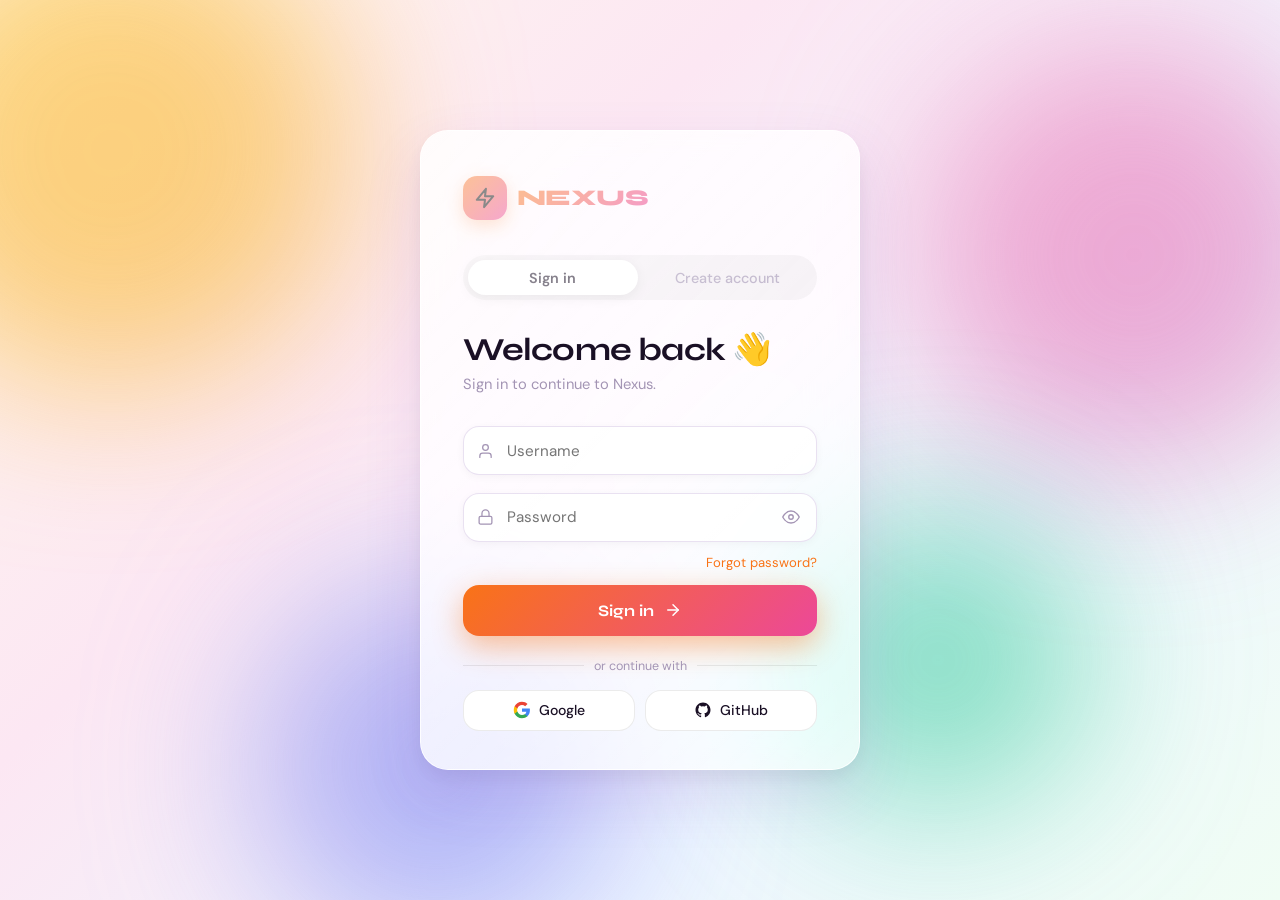
<file: login-register-form/index.html>
<!DOCTYPE html>
<html lang="en">
<head>
  <meta charset="UTF-8">
  <meta name="viewport" content="width=device-width, initial-scale=1.0">
  <title>Nexus • Auth</title>
  <link rel="preconnect" href="https://fonts.googleapis.com">
  <link rel="icon" type="image/png" sizes="16x16" href="/images/favicon_io (2)/favicon.ico">
  <link href="https://fonts.googleapis.com/css2?family=Syne:wght@400;500;600;700;800&family=DM+Sans:wght@300;400;500&display=swap" rel="stylesheet">
  <style>
    :root {
      --card-bg: rgba(255,255,255,0.72);
      --card-border: rgba(255,255,255,0.9);
      --input-bg: rgba(255,255,255,0.85);
      --input-border: rgba(200,180,220,0.4);
      --input-focus: #f97316;
      --text-primary: #1a1025;
      --text-muted: #a394b4;
      --accent: #f97316;
      --success: #10b981;
      --danger: #ef4444;
      --warning: #f59e0b;
      --btn-grad: linear-gradient(135deg, #f97316, #ec4899);
      --shadow-card: 0 25px 60px rgba(120,60,180,0.12), 0 8px 20px rgba(0,0,0,0.06);
      --shadow-btn: 0 10px 30px rgba(249,115,22,0.45);
      --radius: 28px; --radius-sm: 16px; --radius-pill: 50px;
    }
    * { margin:0; padding:0; box-sizing:border-box; }
    body {
      min-height:100vh; display:flex; align-items:center; justify-content:center;
      font-family:'DM Sans',sans-serif; overflow-y:auto; padding:2rem 1rem;
    }
    .bg-canvas { position:fixed; inset:0; z-index:0; background:linear-gradient(135deg,#fff7ed 0%,#fce7f3 35%,#eff6ff 70%,#f0fdf4 100%); }
    .orb { position:absolute; border-radius:50%; filter:blur(80px); mix-blend-mode:multiply; animation:drift var(--dur,20s) ease-in-out infinite alternate; opacity:0.55; }
    .orb-1{width:480px;height:480px;background:#fbbf24;top:-10%;left:-10%;--dur:18s;}
    .orb-2{width:420px;height:420px;background:#f472b6;top:5%;right:-5%;--dur:22s;animation-direction:alternate-reverse;}
    .orb-3{width:360px;height:360px;background:#818cf8;bottom:-5%;left:20%;--dur:16s;}
    .orb-4{width:300px;height:300px;background:#34d399;bottom:10%;right:15%;--dur:25s;animation-direction:alternate-reverse;}
    @keyframes drift{0%{transform:translate(0,0) scale(1)}33%{transform:translate(30px,-40px) scale(1.05)}66%{transform:translate(-20px,30px) scale(.97)}100%{transform:translate(20px,-10px) scale(1.02)}}
    .card {
      position:relative; z-index:10; width:100%; max-width:440px;
      background:var(--card-bg); backdrop-filter:blur(24px) saturate(200%);
      -webkit-backdrop-filter:blur(24px) saturate(200%);
      border:1.5px solid var(--card-border); border-radius:var(--radius);
      padding:2.8rem 2.6rem 2.4rem; box-shadow:var(--shadow-card); margin:auto;
      animation:fadeUp .6s cubic-bezier(.34,1.2,.64,1) both;
    }
    .card::before { content:''; position:absolute; inset:0; border-radius:var(--radius); background:linear-gradient(135deg,rgba(255,255,255,.6) 0%,rgba(255,255,255,.1) 100%); pointer-events:none; }
    .brand{display:flex;align-items:center;gap:10px;margin-bottom:2.2rem;}
    .brand-icon{width:44px;height:44px;background:var(--btn-grad);border-radius:14px;display:flex;align-items:center;justify-content:center;box-shadow:0 6px 18px rgba(249,115,22,.4);}
    .brand-name{font-family:'Syne',sans-serif;font-size:1.4rem;font-weight:800;background:var(--btn-grad);-webkit-background-clip:text;-webkit-text-fill-color:transparent;background-clip:text;letter-spacing:-.5px;}
    .tab-bar{display:flex;background:rgba(0,0,0,.05);border-radius:var(--radius-pill);padding:5px;margin-bottom:2rem;gap:4px;}
    .tab-btn{flex:1;padding:.55rem .5rem;border:none;background:transparent;border-radius:var(--radius-pill);font-family:'DM Sans',sans-serif;font-size:.9rem;font-weight:500;color:var(--text-muted);cursor:pointer;transition:all .3s cubic-bezier(.34,1.4,.64,1);}
    .tab-btn.active{background:white;color:var(--text-primary);box-shadow:0 3px 12px rgba(0,0,0,.1);font-weight:600;}
    .form-wrapper{opacity:1;transform:translateY(0);}
    .form-wrapper.hidden{display:none;}
    .form-wrapper.fade-in{animation:panelFadeIn .35s cubic-bezier(.34,1.2,.64,1) both;}
    @keyframes panelFadeIn{from{opacity:0;transform:translateY(12px)}to{opacity:1;transform:translateY(0)}}
    .form-title{font-family:'Syne',sans-serif;font-size:2rem;font-weight:700;color:var(--text-primary);letter-spacing:-.8px;line-height:1.1;margin-bottom:.4rem;}
    .form-subtitle{font-size:.92rem;color:var(--text-muted);margin-bottom:2rem;}
    .input-group{position:relative;margin-bottom:1.1rem;display:flex;align-items:center;}
    .input-icon{position:absolute;left:14px;top:50%;transform:translateY(-50%);color:var(--text-muted);transition:color .2s;pointer-events:none;z-index:2;display:flex;align-items:center;}
    .input-icon.focused{color:var(--accent);}
    .input-group input{width:100%;padding:.85rem 1rem .85rem 2.7rem;background:var(--input-bg);border:1.5px solid var(--input-border);border-radius:var(--radius-sm);font-family:'DM Sans',sans-serif;font-size:.95rem;color:var(--text-primary);outline:none;transition:all .25s ease;box-shadow:0 2px 8px rgba(0,0,0,.04);}
    .input-group input:focus{border-color:var(--input-focus);background:#fff;box-shadow:0 0 0 4px rgba(249,115,22,.12),0 2px 8px rgba(0,0,0,.04);}
    .toggle-password{position:absolute;right:13px;top:50%;transform:translateY(-50%);cursor:pointer;color:var(--text-muted);z-index:3;padding:4px;display:flex;align-items:center;transition:color .2s;}
    .toggle-password:hover{color:var(--accent);}
    .feedback{display:flex;align-items:center;gap:6px;font-size:.78rem;margin-top:-4px;margin-bottom:6px;margin-left:4px;min-height:20px;color:var(--text-muted);}
    .strength-wrap{margin:4px 0 10px;}
    .strength-bar{height:5px;background:rgba(0,0,0,.08);border-radius:99px;overflow:hidden;}
    .strength-fill{height:100%;width:0%;border-radius:99px;background:var(--danger);transition:width .35s ease,background .35s ease;}
    .strength-label{display:flex;justify-content:space-between;font-size:.75rem;color:var(--text-muted);margin-top:4px;}
    .criteria-grid{display:grid;grid-template-columns:1fr 1fr;gap:6px;background:rgba(0,0,0,.025);border:1px solid rgba(0,0,0,.07);border-radius:var(--radius-sm);padding:14px;margin:6px 0 12px;}
    .crit{display:flex;align-items:center;gap:7px;font-size:.78rem;color:var(--text-muted);transition:color .2s;}
    .crit.valid{color:var(--success);}
    .btn-cta{width:100%;padding:1rem;background:var(--btn-grad);border:none;border-radius:var(--radius-sm);color:white;font-family:'Syne',sans-serif;font-size:1rem;font-weight:700;cursor:pointer;display:flex;align-items:center;justify-content:center;gap:10px;box-shadow:var(--shadow-btn);transition:all .3s cubic-bezier(.34,1.4,.64,1);}
    .btn-cta:hover:not(:disabled){transform:translateY(-3px) scale(1.01);box-shadow:0 18px 40px rgba(249,115,22,.55);}
    .btn-cta:disabled{opacity:.7;cursor:not-allowed;transform:none;}
    .spinner{width:18px;height:18px;border:2.5px solid rgba(255,255,255,.35);border-top-color:white;border-radius:50%;animation:spin .8s linear infinite;flex-shrink:0;}
    @keyframes spin{to{transform:rotate(360deg)}}
    .forgot-link{display:block;text-align:right;font-size:.82rem;color:var(--accent);text-decoration:none;margin-top:-6px;margin-bottom:14px;cursor:pointer;transition:opacity .2s;}
    .forgot-link:hover{opacity:.75;}
    .divider{display:flex;align-items:center;gap:10px;margin:1.4rem 0 0;color:var(--text-muted);font-size:.78rem;}
    .divider::before,.divider::after{content:'';flex:1;height:1px;background:rgba(0,0,0,.08);}
    .social-row{display:flex;gap:10px;margin-top:1rem;}
    .social-btn{flex:1;padding:.65rem;background:white;border:1.5px solid rgba(0,0,0,.08);border-radius:var(--radius-sm);cursor:pointer;display:flex;align-items:center;justify-content:center;gap:8px;font-family:'DM Sans',sans-serif;font-size:.88rem;font-weight:500;color:var(--text-primary);transition:all .2s;}
    .social-btn:hover{background:#f9f9f9;border-color:rgba(0,0,0,.15);transform:translateY(-1px);}
    .toast{position:fixed;bottom:28px;left:50%;transform:translateX(-50%) translateY(20px);background:white;border-radius:var(--radius-pill);padding:.75rem 1.5rem;box-shadow:0 10px 40px rgba(0,0,0,.15);display:flex;align-items:center;gap:10px;font-size:.9rem;opacity:0;pointer-events:none;z-index:9999;transition:all .4s cubic-bezier(.34,1.4,.64,1);font-family:'DM Sans',sans-serif;}
    .toast.show{opacity:1;transform:translateX(-50%) translateY(0);pointer-events:auto;}
    .dot{width:8px;height:8px;border-radius:50%;flex-shrink:0;}
    .toast.success .dot{background:var(--success);}
    .toast.error .dot{background:var(--danger);}
    .toast.info .dot{background:var(--accent);}
    @media(max-width:480px){.card{padding:2rem 1.5rem;}.criteria-grid{grid-template-columns:1fr;}}
    @keyframes fadeUp{from{opacity:0;transform:translateY(24px)}to{opacity:1;transform:translateY(0)}}
  </style>
</head>
<body>

<div class="bg-canvas">
  <div class="orb orb-1"></div><div class="orb orb-2"></div>
  <div class="orb orb-3"></div><div class="orb orb-4"></div>
</div>

<!-- ░░ INLINE SVG SPRITE — no CDN dependency ░░ -->
<svg xmlns="http://www.w3.org/2000/svg" style="display:none">
  <symbol id="ic-bolt" viewBox="0 0 24 24" fill="none" stroke="currentColor" stroke-width="2.2" stroke-linecap="round" stroke-linejoin="round"><polyline points="13 2 3 14 12 14 11 22 21 10 12 10 13 2"/></symbol>
  <symbol id="ic-user" viewBox="0 0 24 24" fill="none" stroke="currentColor" stroke-width="1.8" stroke-linecap="round" stroke-linejoin="round"><path d="M20 21v-2a4 4 0 0 0-4-4H8a4 4 0 0 0-4 4v2"/><circle cx="12" cy="7" r="4"/></symbol>
  <symbol id="ic-lock" viewBox="0 0 24 24" fill="none" stroke="currentColor" stroke-width="1.8" stroke-linecap="round" stroke-linejoin="round"><rect x="3" y="11" width="18" height="11" rx="2"/><path d="M7 11V7a5 5 0 0 1 10 0v4"/></symbol>
  <symbol id="ic-mail" viewBox="0 0 24 24" fill="none" stroke="currentColor" stroke-width="1.8" stroke-linecap="round" stroke-linejoin="round"><path d="M4 4h16c1.1 0 2 .9 2 2v12c0 1.1-.9 2-2 2H4c-1.1 0-2-.9-2-2V6c0-1.1.9-2 2-2z"/><polyline points="22,6 12,13 2,6"/></symbol>
  <symbol id="ic-key" viewBox="0 0 24 24" fill="none" stroke="currentColor" stroke-width="1.8" stroke-linecap="round" stroke-linejoin="round"><path d="M21 2l-2 2m-7.61 7.61a5.5 5.5 0 1 1-7.778 7.778 5.5 5.5 0 0 1 7.777-7.777zm0 0L15.5 7.5m0 0l3 3L22 7l-3-3m-3.5 3.5L19 4"/></symbol>
  <symbol id="ic-shield" viewBox="0 0 24 24" fill="none" stroke="currentColor" stroke-width="1.8" stroke-linecap="round" stroke-linejoin="round"><path d="M12 22s8-4 8-10V5l-8-3-8 3v7c0 6 8 10 8 10z"/></symbol>
  <symbol id="ic-eye" viewBox="0 0 24 24" fill="none" stroke="currentColor" stroke-width="1.8" stroke-linecap="round" stroke-linejoin="round"><path d="M1 12s4-8 11-8 11 8 11 8-4 8-11 8-11-8-11-8z"/><circle cx="12" cy="12" r="3"/></symbol>
  <symbol id="ic-eye-off" viewBox="0 0 24 24" fill="none" stroke="currentColor" stroke-width="1.8" stroke-linecap="round" stroke-linejoin="round"><path d="M17.94 17.94A10.07 10.07 0 0 1 12 20c-7 0-11-8-11-8a18.45 18.45 0 0 1 5.06-5.94M9.9 4.24A9.12 9.12 0 0 1 12 4c7 0 11 8 11 8a18.5 18.5 0 0 1-2.16 3.19m-6.72-1.07a3 3 0 1 1-4.24-4.24"/><line x1="1" y1="1" x2="23" y2="23"/></symbol>
  <symbol id="ic-arrow-right" viewBox="0 0 24 24" fill="none" stroke="currentColor" stroke-width="2" stroke-linecap="round" stroke-linejoin="round"><line x1="5" y1="12" x2="19" y2="12"/><polyline points="12 5 19 12 12 19"/></symbol>
  <symbol id="ic-rocket" viewBox="0 0 24 24" fill="none" stroke="currentColor" stroke-width="2" stroke-linecap="round" stroke-linejoin="round"><path d="M4.5 16.5c-1.5 1.26-2 5-2 5s3.74-.5 5-2c.71-.84.7-2.13-.09-2.91a2.18 2.18 0 0 0-2.91-.09z"/><path d="m12 15-3-3a22 22 0 0 1 2-3.95A12.88 12.88 0 0 1 22 2c0 2.72-.78 7.5-6 11a22.35 22.35 0 0 1-4 2z"/><path d="M9 12H4s.55-3.03 2-4c1.62-1.08 5 0 5 0"/><path d="M12 15v5s3.03-.55 4-2c1.08-1.62 0-5 0-5"/></symbol>
  <symbol id="ic-check" viewBox="0 0 24 24" fill="none" stroke="currentColor" stroke-width="2.5" stroke-linecap="round" stroke-linejoin="round"><polyline points="20 6 9 17 4 12"/></symbol>
  <symbol id="ic-x" viewBox="0 0 24 24" fill="none" stroke="currentColor" stroke-width="2.5" stroke-linecap="round" stroke-linejoin="round"><line x1="18" y1="6" x2="6" y2="18"/><line x1="6" y1="6" x2="18" y2="18"/></symbol>
  <symbol id="ic-warn-tri" viewBox="0 0 24 24" fill="none" stroke="currentColor" stroke-width="2" stroke-linecap="round" stroke-linejoin="round"><path d="m10.29 3.86-8.57 14.88A2 2 0 0 0 3.43 22h17.14a2 2 0 0 0 1.71-3.26L13.71 3.86a2 2 0 0 0-3.42 0z"/><line x1="12" y1="9" x2="12" y2="13"/><line x1="12" y1="17" x2="12.01" y2="17"/></symbol>
</svg>

<div class="card">
  <div class="brand">
    <div class="brand-icon">
      <svg width="22" height="22"><use href="#ic-bolt" stroke="white"/></svg>
    </div>
    <span class="brand-name">NEXUS</span>
  </div>

  <div class="tab-bar">
    <button class="tab-btn active" id="tabLogin" onclick="switchTab('login')">Sign in</button>
    <button class="tab-btn" id="tabRegister" onclick="switchTab('register')">Create account</button>
  </div>

  <!-- LOGIN -->
  <div id="loginPanel" class="form-wrapper">
    <p class="form-title">Welcome back 👋</p>
    <p class="form-subtitle">Sign in to continue to Nexus.</p>
    <form id="loginFormEl" novalidate>
      <div class="input-group">
        <span class="input-icon" id="iconLoginUser">
          <svg width="17" height="17"><use href="#ic-user"/></svg>
        </span>
        <input type="text" id="loginUsername" placeholder="Username" required
          onfocus="iconFocus('iconLoginUser')" onblur="iconBlur('iconLoginUser')">
      </div>
      <div class="input-group">
        <span class="input-icon" id="iconLoginPw">
          <svg width="17" height="17"><use href="#ic-lock"/></svg>
        </span>
        <input type="password" id="loginPassword" placeholder="Password" required
          onfocus="iconFocus('iconLoginPw')" onblur="iconBlur('iconLoginPw')">
        <span class="toggle-password" id="tglLoginPw" onclick="togglePw('loginPassword','tglLoginPw')">
          <svg width="18" height="18" id="eyeLoginPw"><use href="#ic-eye"/></svg>
        </span>
      </div>
      <a class="forgot-link" onclick="showToast('Password reset link sent to your email.','info')">Forgot password?</a>
      <button type="submit" class="btn-cta" id="loginBtn">
        <span>Sign in</span>
        <svg width="18" height="18"><use href="#ic-arrow-right" stroke="white"/></svg>
      </button>
    </form>
    <div class="divider">or continue with</div>
    <div class="social-row">
      <button class="social-btn" onclick="showToast('Redirecting to Google…','info')">
        <!-- Google G inline SVG (no CDN) -->
        <svg width="18" height="18" viewBox="0 0 24 24">
          <path d="M22.56 12.25c0-.78-.07-1.53-.2-2.25H12v4.26h5.92c-.26 1.37-1.04 2.53-2.21 3.31v2.77h3.57c2.08-1.92 3.28-4.74 3.28-8.09z" fill="#4285F4"/>
          <path d="M12 23c2.97 0 5.46-.98 7.28-2.66l-3.57-2.77c-.98.66-2.23 1.06-3.71 1.06-2.86 0-5.29-1.93-6.16-4.53H2.18v2.84C3.99 20.53 7.7 23 12 23z" fill="#34A853"/>
          <path d="M5.84 14.09c-.22-.66-.35-1.36-.35-2.09s.13-1.43.35-2.09V7.07H2.18C1.43 8.55 1 10.22 1 12s.43 3.45 1.18 4.93l2.85-2.22.81-.62z" fill="#FBBC05"/>
          <path d="M12 5.38c1.62 0 3.06.56 4.21 1.64l3.15-3.15C17.45 2.09 14.97 1 12 1 7.7 1 3.99 3.47 2.18 7.07l3.66 2.84c.87-2.6 3.3-4.53 6.16-4.53z" fill="#EA4335"/>
        </svg>
        Google
      </button>
      <button class="social-btn" onclick="showToast('Redirecting to GitHub…','info')">
        <!-- GitHub octocat -->
        <svg width="18" height="18" viewBox="0 0 24 24" fill="#1a1025">
          <path d="M12 2C6.477 2 2 6.484 2 12.017c0 4.425 2.865 8.18 6.839 9.504.5.092.682-.217.682-.483 0-.237-.008-.868-.013-1.703-2.782.605-3.369-1.343-3.369-1.343-.454-1.158-1.11-1.466-1.11-1.466-.908-.62.069-.608.069-.608 1.003.07 1.531 1.032 1.531 1.032.892 1.53 2.341 1.088 2.91.832.092-.647.35-1.088.636-1.338-2.22-.253-4.555-1.113-4.555-4.951 0-1.093.39-1.988 1.029-2.688-.103-.253-.446-1.272.098-2.65 0 0 .84-.27 2.75 1.026A9.564 9.564 0 0 1 12 6.844a9.59 9.59 0 0 1 2.504.337c1.909-1.296 2.747-1.027 2.747-1.027.546 1.379.202 2.398.1 2.651.64.7 1.028 1.595 1.028 2.688 0 3.848-2.339 4.695-4.566 4.943.359.309.678.92.678 1.855 0 1.338-.012 2.419-.012 2.747 0 .268.18.58.688.482A10.02 10.02 0 0 0 22 12.017C22 6.484 17.522 2 12 2z"/>
        </svg>
        GitHub
      </button>
    </div>
  </div>

  <!-- REGISTER -->
  <div id="registerPanel" class="form-wrapper hidden">
    <p class="form-title">Join Nexus ✨</p>
    <p class="form-subtitle">Create your account in seconds.</p>
    <form id="registerFormEl" novalidate>
      <div class="input-group">
        <span class="input-icon" id="iconRegUser">
          <svg width="17" height="17"><use href="#ic-user"/></svg>
        </span>
        <input type="text" id="regUsername" placeholder="Username" required
          onfocus="iconFocus('iconRegUser')" onblur="iconBlur('iconRegUser')">
      </div>
      <div class="feedback" id="usernameFb"></div>

      <div class="input-group">
        <span class="input-icon" id="iconRegEmail">
          <svg width="17" height="17"><use href="#ic-mail"/></svg>
        </span>
        <input type="email" id="regEmail" placeholder="Email address" required
          onfocus="iconFocus('iconRegEmail')" onblur="iconBlur('iconRegEmail')">
      </div>
      <div class="feedback" id="emailFb"></div>

      <div class="input-group">
        <span class="input-icon" id="iconRegPw">
          <svg width="17" height="17"><use href="#ic-key"/></svg>
        </span>
        <input type="password" id="regPassword" placeholder="Password" required
          onfocus="iconFocus('iconRegPw')" onblur="iconBlur('iconRegPw')">
        <span class="toggle-password" id="tglRegPw" onclick="togglePw('regPassword','tglRegPw')">
          <svg width="18" height="18" id="eyeRegPw"><use href="#ic-eye"/></svg>
        </span>
      </div>

      <div class="strength-wrap">
        <div class="strength-bar"><div class="strength-fill" id="strengthFill"></div></div>
        <div class="strength-label"><span id="strengthText">Enter a password</span><span></span></div>
      </div>

      <div class="criteria-grid">
        <div class="crit invalid" id="cL"><svg width="14" height="14" id="svgCL"><use href="#ic-x"/></svg> 8+ chars</div>
        <div class="crit invalid" id="cU"><svg width="14" height="14" id="svgCU"><use href="#ic-x"/></svg> Uppercase</div>
        <div class="crit invalid" id="cLo"><svg width="14" height="14" id="svgCLo"><use href="#ic-x"/></svg> Lowercase</div>
        <div class="crit invalid" id="cN"><svg width="14" height="14" id="svgCN"><use href="#ic-x"/></svg> Number</div>
        <div class="crit invalid" id="cS"><svg width="14" height="14" id="svgCS"><use href="#ic-x"/></svg> Special char</div>
      </div>

      <div class="input-group">
        <span class="input-icon" id="iconRegConfirm">
          <svg width="17" height="17"><use href="#ic-shield"/></svg>
        </span>
        <input type="password" id="regConfirm" placeholder="Confirm password" required
          onfocus="iconFocus('iconRegConfirm')" onblur="iconBlur('iconRegConfirm')">
        <span class="toggle-password" id="tglRegConfirm" onclick="togglePw('regConfirm','tglRegConfirm')">
          <svg width="18" height="18" id="eyeRegConfirm"><use href="#ic-eye"/></svg>
        </span>
      </div>
      <div class="feedback" id="confirmFb"></div>

      <button type="submit" class="btn-cta" id="registerBtn">
        <span>Create account</span>
        <svg width="18" height="18"><use href="#ic-rocket" stroke="white"/></svg>
      </button>
    </form>
  </div>
</div>

<div class="toast" id="toast">
  <div class="dot"></div>
  <span id="toastMsg">Message</span>
</div>

<script>
  /* TOAST */
  let toastTimer;
  function showToast(msg, type='success') {
    const t = document.getElementById('toast');
    document.getElementById('toastMsg').textContent = msg;
    t.className = `toast ${type} show`;
    clearTimeout(toastTimer);
    toastTimer = setTimeout(() => t.classList.remove('show'), 3200);
  }

  /* PASSWORD TOGGLE */
  function togglePw(inputId, btnId) {
    const inp = document.getElementById(inputId);
    const isPw = inp.type === 'password';
    inp.type = isPw ? 'text' : 'password';
    // Swap the <use href> to the correct eye icon
    const useEl = document.querySelector(`#${btnId} use`);
    useEl.setAttribute('href', isPw ? '#ic-eye-off' : '#ic-eye');
  }

  /* ICON FOCUS COLOR */
  function iconFocus(id) { document.getElementById(id).classList.add('focused'); }
  function iconBlur(id)  { document.getElementById(id).classList.remove('focused'); }

  /* TAB SWITCH */
  function switchTab(tab) {
    const lp = document.getElementById('loginPanel');
    const rp = document.getElementById('registerPanel');
    const show = tab === 'login' ? lp : rp;
    const hide = tab === 'login' ? rp : lp;
    hide.classList.add('hidden');
    show.classList.remove('hidden');
    show.classList.add('fade-in');
    show.addEventListener('animationend', () => show.classList.remove('fade-in'), {once:true});
    document.getElementById('tabLogin').classList.toggle('active', tab==='login');
    document.getElementById('tabRegister').classList.toggle('active', tab==='register');
    document.getElementById('loginFormEl').reset();
    document.getElementById('registerFormEl').reset();
    ['usernameFb','emailFb','confirmFb'].forEach(id => document.getElementById(id).innerHTML='');
    document.getElementById('strengthFill').style.width = '0%';
    document.getElementById('strengthText').textContent = 'Enter a password';
    ['cL','cU','cLo','cN','cS'].forEach(id => setCrit(id,false));
  }

  /* CRITERIA HELPER */
  function setCrit(id, valid) {
    const el  = document.getElementById(id);
    const use = el.querySelector('use');
    el.classList.toggle('valid', valid);
    el.classList.toggle('invalid', !valid);
    if (use) {
      use.setAttribute('href', valid ? '#ic-check' : '#ic-x');
      el.querySelector('svg').style.stroke = valid ? '#10b981' : '#a394b4';
    }
  }

  /* FEEDBACK SVG ICONS */
  function fbIcon(type) {
    const color = {ok:'#10b981', err:'#ef4444', warn:'#f59e0b'}[type];
    const href  = {ok:'#ic-check', err:'#ic-x', warn:'#ic-warn-tri'}[type];
    return `<svg width="14" height="14" viewBox="0 0 24 24" fill="none" stroke="${color}" stroke-width="2.5" stroke-linecap="round" stroke-linejoin="round" style="flex-shrink:0"><use href="${href}"/></svg>`;
  }

  /* USERNAME */
  document.getElementById('regUsername').addEventListener('input', function() {
    const fb = document.getElementById('usernameFb'), v = this.value.trim();
    if (!v) { fb.innerHTML=''; return; }
    if (v.length < 3) fb.innerHTML = fbIcon('warn')+' Min 3 characters';
    else if (!/^[a-zA-Z0-9_]+$/.test(v)) fb.innerHTML = fbIcon('err')+' Letters, numbers & underscores only';
    else fb.innerHTML = fbIcon('ok')+' Username looks good';
  });

  /* EMAIL */
  document.getElementById('regEmail').addEventListener('input', function() {
    const fb = document.getElementById('emailFb'), v = this.value.trim();
    if (!v) { fb.innerHTML=''; return; }
    const ok = /^[^\s@]+@[^\s@]+\.[^\s@]+$/.test(v);
    fb.innerHTML = ok ? fbIcon('ok')+' Email looks valid' : fbIcon('err')+' Enter a valid email address';
  });

  /* PASSWORD STRENGTH */
  document.getElementById('regPassword').addEventListener('input', function() {
    const v = this.value;
    const checks = { cL:v.length>=8, cU:/[A-Z]/.test(v), cLo:/[a-z]/.test(v), cN:/[0-9]/.test(v), cS:/[^a-zA-Z0-9]/.test(v) };
    Object.keys(checks).forEach(id => setCrit(id, checks[id]));
    const score = Object.values(checks).filter(Boolean).length;
    const fill  = document.getElementById('strengthFill');
    fill.style.width = (score/5*100)+'%';
    fill.style.background = score<=1 ? '#ef4444' : score<=3 ? '#f59e0b' : '#10b981';
    document.getElementById('strengthText').textContent = score<=1?'Weak':score<=3?'Good':'Strong';
    const cv = document.getElementById('regConfirm').value;
    if (cv) validateConfirm(v, cv);
  });

  /* CONFIRM PASSWORD */
  function validateConfirm(pw, confirm) {
    const fb = document.getElementById('confirmFb');
    if (!confirm) { fb.innerHTML=''; return false; }
    if (pw !== confirm) { fb.innerHTML = fbIcon('err')+' Passwords do not match'; return false; }
    fb.innerHTML = fbIcon('ok')+' Passwords match';
    return true;
  }
  document.getElementById('regConfirm').addEventListener('input', function() {
    validateConfirm(document.getElementById('regPassword').value, this.value);
  });

  /* LOADING STATE */
  function setLoading(btnId, loading, defaultHTML) {
    const btn = document.getElementById(btnId);
    btn.disabled = loading;
    btn.innerHTML = loading ? '<div class="spinner"></div><span>Please wait…</span>' : defaultHTML;
  }

  /* LOGIN SUBMIT */
  const loginDefault = `<span>Sign in</span><svg width="18" height="18" viewBox="0 0 24 24" fill="none" stroke="white" stroke-width="2" stroke-linecap="round" stroke-linejoin="round"><use href="#ic-arrow-right"/></svg>`;
  document.getElementById('loginFormEl').addEventListener('submit', e => {
    e.preventDefault();
    if (!document.getElementById('loginUsername').value.trim() || !document.getElementById('loginPassword').value) {
      showToast('Please fill in all fields.','error'); return;
    }
    setLoading('loginBtn', true, loginDefault);
    setTimeout(() => { setLoading('loginBtn',false,loginDefault); showToast('Login successful!','success'); }, 1500);
  });

  /* REGISTER SUBMIT */
  const registerDefault = `<span>Create account</span><svg width="18" height="18" viewBox="0 0 24 24" fill="none" stroke="white" stroke-width="2" stroke-linecap="round" stroke-linejoin="round"><use href="#ic-rocket"/></svg>`;
  document.getElementById('registerFormEl').addEventListener('submit', e => {
    e.preventDefault();
    const user    = document.getElementById('regUsername').value.trim();
    const email   = document.getElementById('regEmail').value.trim();
    const pw      = document.getElementById('regPassword').value;
    const confirm = document.getElementById('regConfirm').value;
    if (!user||user.length<3)                          { showToast('Username must be at least 3 characters.','error'); return; }
    if (!/^[^\s@]+@[^\s@]+\.[^\s@]+$/.test(email))    { showToast('Enter a valid email address.','error'); return; }
    if (pw.length<8)                                   { showToast('Password must be at least 8 characters.','error'); return; }
    if (!validateConfirm(pw,confirm))                  { showToast('Passwords do not match.','error'); return; }
    setLoading('registerBtn', true, registerDefault);
    setTimeout(() => { setLoading('registerBtn',false,registerDefault); showToast('Account created! Welcome to Nexus 🎉','success'); }, 1800);
  });
</script>
</body>
</html>
</file>
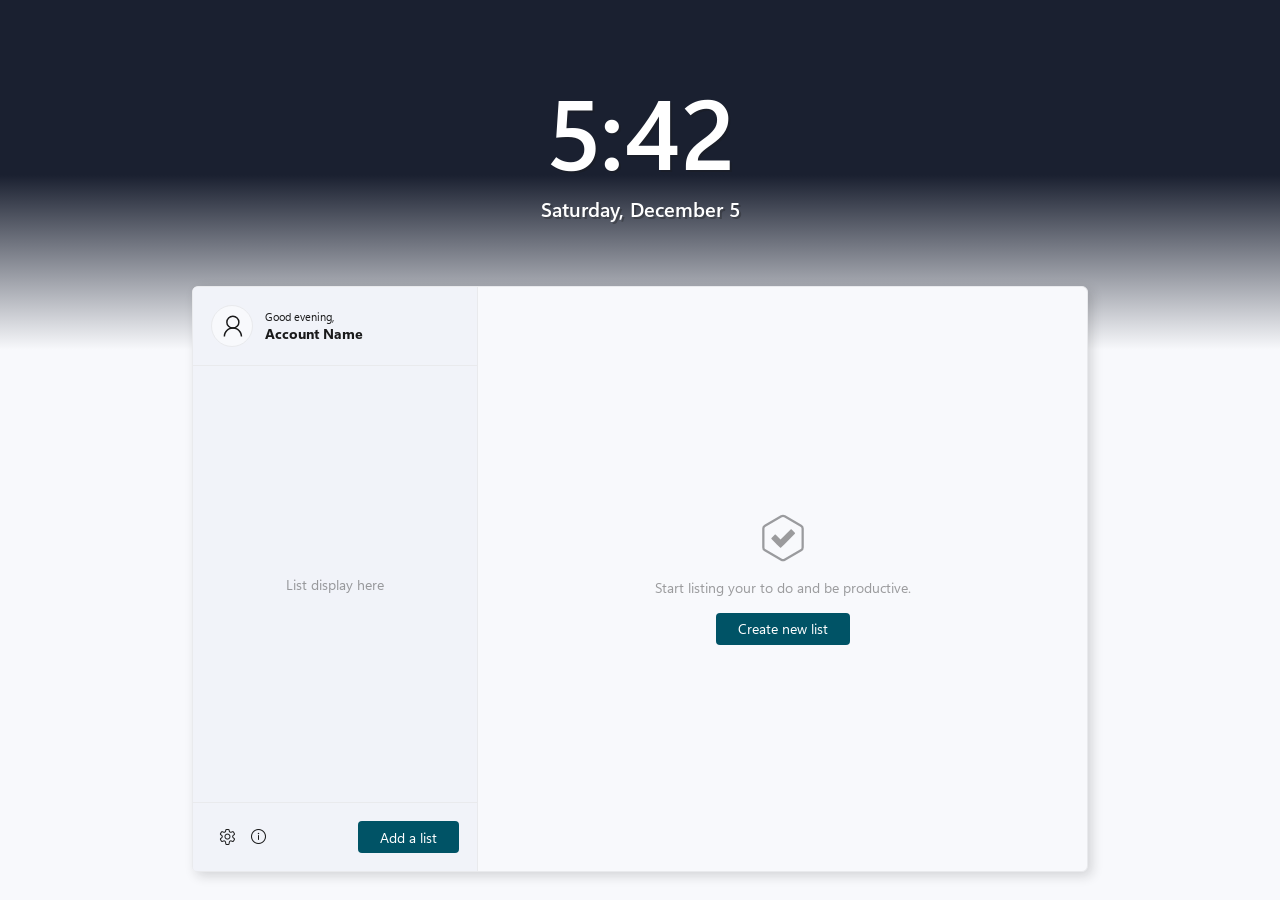
<file: project-2to-do-list/index.html>
<!doctype html>
<html lang="en" darkmode="false">
  <head>
    <meta charset="UTF-8" />
    <meta http-equiv="X-UA-Compatible" content="IE=edge" />
    <meta name="viewport" content="width=device-width, initial-scale=1.0" />
    <title>To Do List</title>
    <link
      rel="shortcut icon"
      href="assets/svg/favicon.svg"
      type="image/x-icon"
    />
    <link rel="stylesheet" href="assets/css/library.css" />
    <link rel="stylesheet" href="assets/css/fonts.css" />
    <link rel="stylesheet" href="assets/css/style.css" />
    <link rel="stylesheet" href="assets/css/mobile.css" />
    <script defer src="assets/js/create-task.js"></script>
    <script defer src="assets/js/script.js"></script>
    <script defer src="assets/js/load-todolist.js" id="load-todolist"></script>
    <script defer src="assets/js/edit-account.js"></script>
    <script defer src="assets/js/create-list.js"></script>
    <script defer src="assets/js/setting.js"></script>
    <script defer src="assets/js/about-project.js"></script>
  </head>

  <body>
    <header id="header">
      <div id="header_gradient">
        <h1 id="time" class="time_stats">00:00</h1>
        <h3 id="date" class="time_stats">Day, Month 00</h3>
      </div>
    </header>
    <main id="main_container">
      <section id="list_section">
        <div id="account_container">
          <div id="account_profile"></div>
          <i class="setting_edit_user_btn" title="Edit profile"></i>
          <div id="user_container">
            <p id="greetings">Greetings</p>
            <b id="username">Username</b>
          </div>
          <label
            for="menu_btn_checkbox"
            id="menu_btn"
            class="i icon_btns"
            title="Menu"
            >&#xe700;<input
              type="checkbox"
              id="menu_btn_checkbox"
              name="menu_btn_checkbox"
          /></label>
        </div>
        <div class="line_dividerX mobile_menu_line"></div>
        <div id="list_container" class="mobile_menu">
          <div class="empty_data_hint">List display here</div>
        </div>
        <div class="line_dividerX mobile_menu_line"></div>
        <div id="list_footer_container" class="mobile_menu">
          <div class="list_footer_group">
            <i id="settings" class="icon_btns" title="Settings">&#xe713;</i>
            <i id="about_project" class="icon_btns" title="About project"
              >&#xe946;</i
            >
          </div>
          <div class="list_footer_group">
            <button type="button" id="add_list_btn">Add a list</button>
          </div>
        </div>
      </section>
      <section id="todo_section" class="flex">
        <p class="empty_data_hint">
          <svg viewBox="0 0 64 64" xmlns="http://www.w3.org/2000/svg">
            <path
              d="M34.25 3.03109L55.9628 15.567C57.3551 16.3708 58.2128 17.8564 58.2128 19.4641V44.5359C58.2128 46.1436 57.3551 47.6292 55.9628 48.433L34.25 60.9689C32.8577 61.7728 31.1423 61.7728 29.75 60.9689L8.03719 48.433C6.64488 47.6292 5.78719 46.1436 5.78719 44.5359V19.4641C5.78719 17.8564 6.64488 16.3708 8.03719 15.567L29.75 3.03109C31.1423 2.22724 32.8577 2.22724 34.25 3.03109Z"
              stroke="var(--textTransparent)"
              stroke-width="3"
            />
            <path
              fill-rule="evenodd"
              clip-rule="evenodd"
              d="M43.5772 20.7071C43.1867 20.3166 42.5535 20.3166 42.163 20.7071L28.7279 34.1421L22.364 27.7782C21.9735 27.3877 21.3403 27.3877 20.9498 27.7782L16.7071 32.0208C16.3166 32.4113 16.3166 33.0445 16.7071 33.435L23.7782 40.5061L28.0208 44.7487C28.0697 44.7976 28.1223 44.8403 28.1777 44.8769C28.5659 45.1332 29.0933 45.0904 29.4351 44.7487L33.6777 40.5061C33.6788 40.505 33.6799 40.5039 33.681 40.5028L47.8198 26.364C48.2104 25.9734 48.2104 25.3403 47.8198 24.9497L43.5772 20.7071Z"
              fill="var(--textTransparent)"
            />
          </svg>
          Start listing your to do and be productive.
          <button type="button" id="add_list_btn2">Create new list</button>
        </p>
      </section>
    </main>
  </body>
</html>
</file>
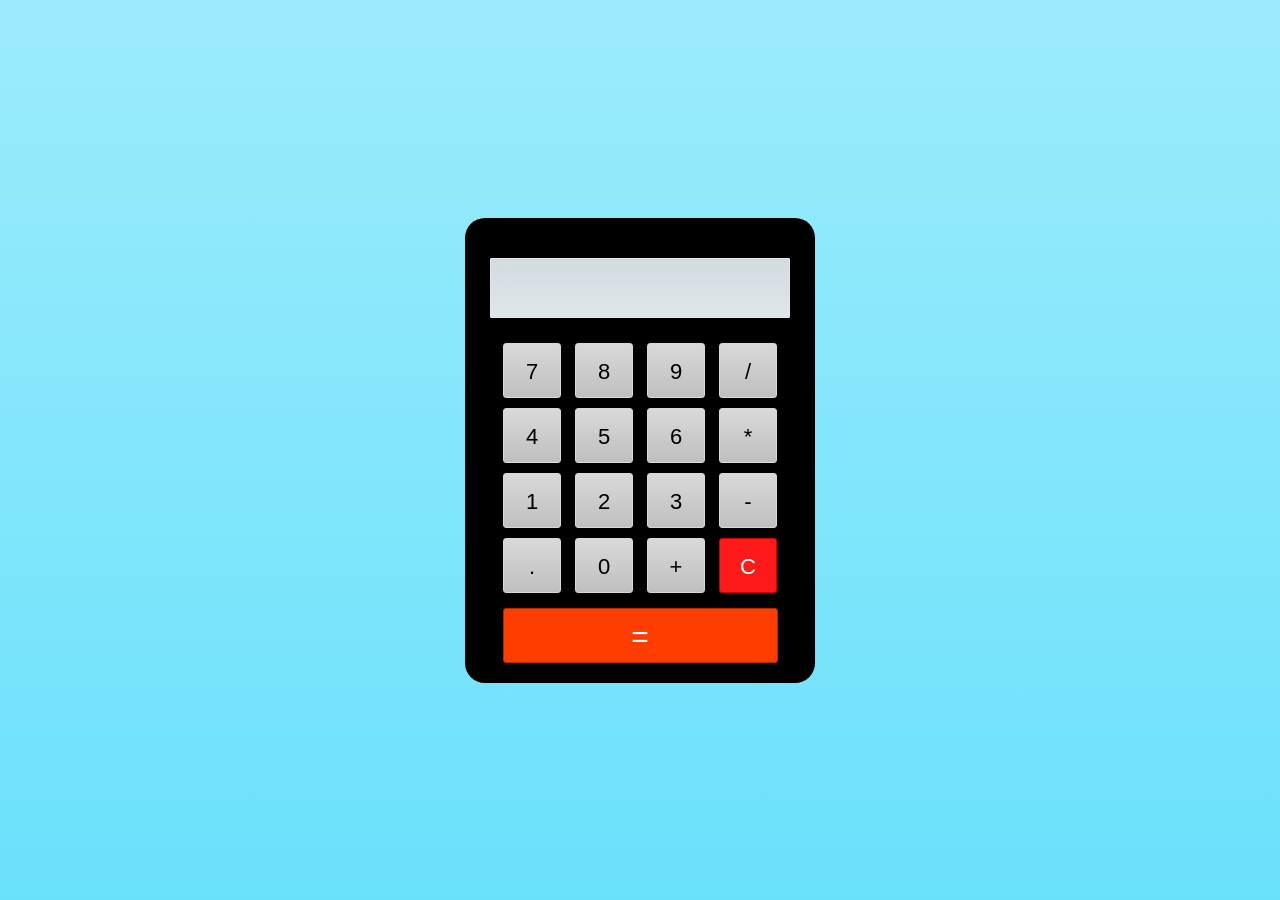
<file: project-3_calculator/index.html>
<!DOCTYPE html>
<html lang="en" dir="ltr">
  <head>
    <meta charset="utf-8" />
    <title>Calculator</title>
    <link rel="stylesheet" href="css/index.css" />
    <meta name="viewport" content="width=device-width, initial-scale=1.0" />
  </head>
  <body>
    <div class="center">
      <form name="forms">
        <input type="text" id="display" name="display" disabled />
        <div class="buttons">
          <input type="button" id="btn" value="7" />
          <input type="button" id="btn" value="8" />
          <input type="button" id="btn" value="9" />
          <input type="button" id="btn" value="/" /><br />
          <input type="button" id="btn" value="4" />
          <input type="button" id="btn" value="5" />
          <input type="button" id="btn" value="6" />
          <input type="button" id="btn" value="*" /><br />
          <input type="button" id="btn" value="1" />
          <input type="button" id="btn" value="2" />
          <input type="button" id="btn" value="3" />
          <input type="button" id="btn" value="-" /><br />
          <input type="button" id="btn" value="." />
          <input type="button" id="btn" value="0" />
          <input type="button" id="btn" value="+" />
          <input
            type="button"
            id="clear"
            value="C"
            onclick="document.forms.display.value=''"
          /><br />
          <input
            type="button"
            id="equal"
            value="="
            onclick="document.forms.display.value=eval(document.forms.display.value)"
          />
        </div>
      </form>
    </div>
    <script type="text/javascript" charset="utf-8" src="js/index.js"></script>
  </body>
</html>
</file>
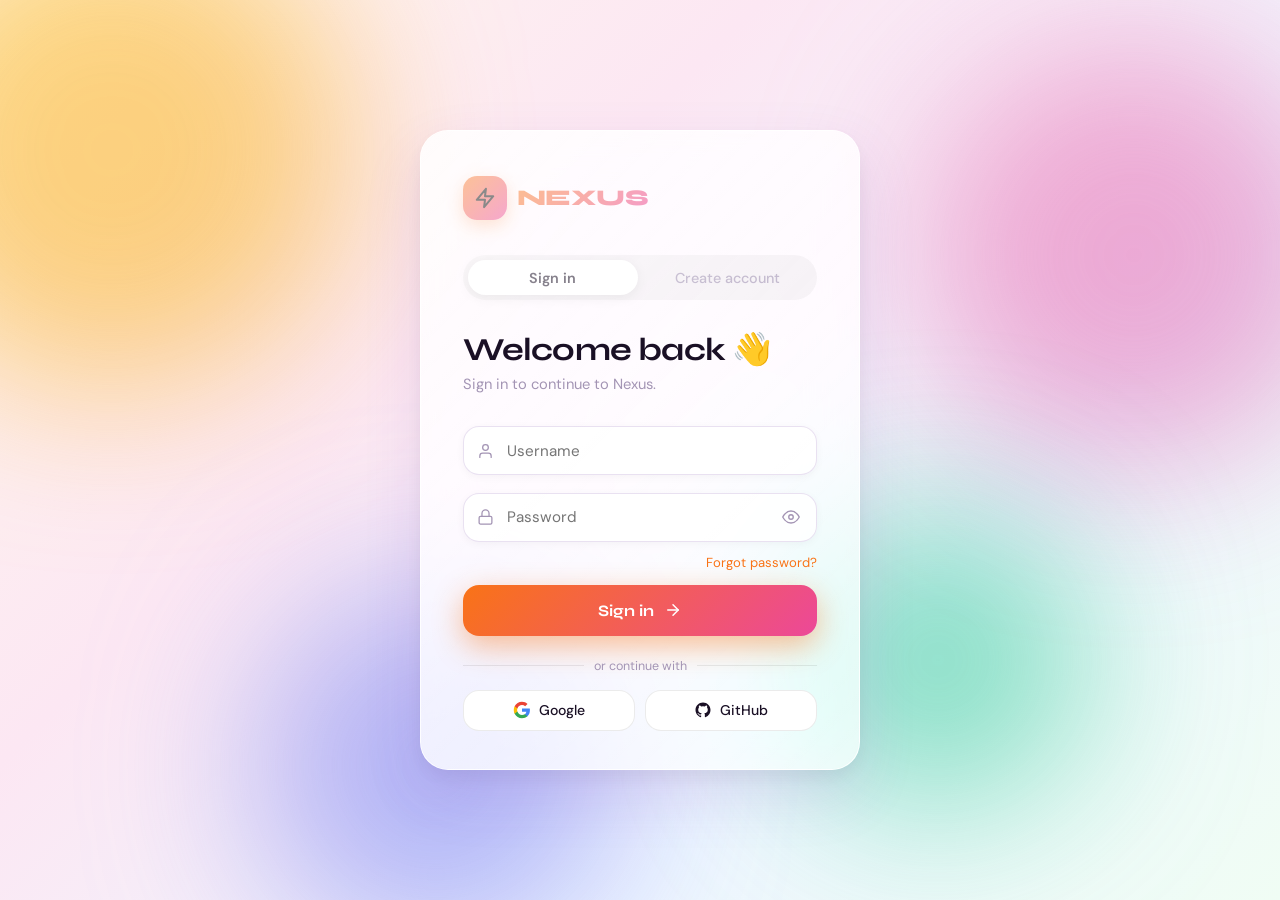
<file: login-register-form/main.html>
<!DOCTYPE html>
<html lang="en">
<head>
  <meta charset="UTF-8">
  <meta name="viewport" content="width=device-width, initial-scale=1.0">
  <title>Main Dashboard</title>
  <style>
    body {
      font-family: 'Segoe UI', sans-serif;
      margin: 0;
      height: 100vh;
      display: flex;
      flex-direction: column;
      background: linear-gradient(135deg, #74ebd5, #9face6);
    }

    /* Header */
    header {
      background: #0072ff;
      color: #fff;
      padding: 15px 25px;
      display: flex;
      justify-content: space-between;
      align-items: center;
      font-size: 18px;
      font-weight: bold;
    }
    header .user-info {
      display: flex;
      flex-direction: column;
      font-size: 14px;
      font-weight: normal;
    }
    header button {
      background: #ff4b5c;
      border: none;
      padding: 8px 15px;
      border-radius: 6px;
      color: #fff;
      font-weight: bold;
      cursor: pointer;
    }
    header button:hover {
      background: #d43f4a;
    }

    /* Layout */
    .main-content {
      flex: 1;
      display: flex;
      padding: 20px;
      gap: 20px;
    }

    /* Calendar */
    .calendar {
      flex: 2;
      background: #fff;
      border-radius: 12px;
      box-shadow: 0 8px 20px rgba(0,0,0,0.15);
      padding: 20px;
    }
    .calendar-header {
      display: flex;
      justify-content: space-between;
      align-items: center;
      margin-bottom: 15px;
    }
    .calendar-header h2 {
      margin: 0;
    }
    .calendar-header button {
      background: #0072ff;
      border: none;
      padding: 6px 12px;
      color: #fff;
      border-radius: 6px;
      cursor: pointer;
      font-weight: bold;
    }
    .calendar-header button:hover {
      background: #0056b3;
    }

    .calendar-grid {
      display: grid;
      grid-template-columns: repeat(7, 1fr);
      gap: 8px;
      text-align: center;
    }
    .day-header {
      font-weight: bold;
      color: #0072ff;
    }
    .day {
      padding: 10px;
      border-radius: 6px;
      cursor: pointer;
      background: #f5f5f5;
      transition: 0.3s;
    }
    .day:hover {
      background: #0072ff;
      color: #fff;
    }
    .today {
      border: 2px solid #0072ff;
    }

    /* Events */
    .events {
      flex: 1;
      background: #fff;
      border-radius: 12px;
      box-shadow: 0 8px 20px rgba(0,0,0,0.15);
      padding: 20px;
    }
    .events h3 {
      margin-top: 0;
      text-align: center;
    }
    .event-list {
      max-height: 300px;
      overflow-y: auto;
      margin-bottom: 15px;
    }
    .event-item {
      background: #f0f4ff;
      padding: 8px;
      border-radius: 6px;
      margin-bottom: 6px;
    }
    textarea {
      width: 100%;
      padding: 10px;
      border-radius: 6px;
      border: 1px solid #ddd;
      resize: none;
    }
    button.add-event {
      margin-top: 8px;
      width: 100%;
      padding: 10px;
      border: none;
      border-radius: 6px;
      background: #0072ff;
      color: white;
      font-weight: bold;
      cursor: pointer;
    }
    button.add-event:hover {
      background: #0056b3;
    }
  </style>
</head>
<body>
  <header>
    <div>
      Welcome, <span id="userName"></span> 🎉
      <div class="user-info">
        <span>Email: <span id="userEmail"></span></span>
        <span>DOB: <span id="userDOB"></span></span>
      </div>
    </div>
    <button onclick="logout()">Logout</button>
  </header>

  <div class="main-content">
    <!-- Calendar -->
    <div class="calendar">
      <div class="calendar-header">
        <button onclick="prevMonth()">⏮ Prev</button>
        <h2 id="monthYear"></h2>
        <button onclick="nextMonth()">Next ⏭</button>
      </div>
      <div class="calendar-grid" id="calendarGrid"></div>
    </div>

    <!-- Events -->
    <div class="events">
      <h3 id="selectedDate">Select a date</h3>
      <div class="event-list" id="eventList"></div>
      <textarea id="eventInput" rows="3" placeholder="Add a note or event..."></textarea>
      <button class="add-event" onclick="addEvent()">Add Event</button>
    </div>
  </div>

  <script>
    // Check login
    const currentUser = localStorage.getItem("currentUser");
    if (!currentUser) {
      alert("No user logged in. Redirecting...");
      window.location.href = "index.html";
    }

    // Get user details
    const userData = JSON.parse(localStorage.getItem(currentUser));
    document.getElementById("userName").textContent = userData.username;
    document.getElementById("userEmail").textContent = userData.email;
    document.getElementById("userDOB").textContent = userData.dob;

    // Logout
    function logout() {
      localStorage.removeItem("currentUser");
      window.location.href = "index.html";
    }

    // Calendar
    const monthYear = document.getElementById("monthYear");
    const calendarGrid = document.getElementById("calendarGrid");
    const eventList = document.getElementById("eventList");
    const eventInput = document.getElementById("eventInput");
    const selectedDateEl = document.getElementById("selectedDate");

    let today = new Date();
    let currentMonth = today.getMonth();
    let currentYear = today.getFullYear();
    let selectedDate = null;

    const months = [
      "January","February","March","April","May","June",
      "July","August","September","October","November","December"
    ];
    const days = ["Sun","Mon","Tue","Wed","Thu","Fri","Sat"];

    function renderCalendar(month, year) {
      calendarGrid.innerHTML = "";
      monthYear.textContent = `${months[month]} ${year}`;

      // Week headers
      for (let d of days) {
        const header = document.createElement("div");
        header.textContent = d;
        header.classList.add("day-header");
        calendarGrid.appendChild(header);
      }

      const firstDay = new Date(year, month, 1).getDay();
      const daysInMonth = new Date(year, month + 1, 0).getDate();

      // Empty spaces
      for (let i = 0; i < firstDay; i++) {
        const empty = document.createElement("div");
        calendarGrid.appendChild(empty);
      }

      // Dates
      for (let date = 1; date <= daysInMonth; date++) {
        const cell = document.createElement("div");
        cell.textContent = date;
        cell.classList.add("day");

        if (date === today.getDate() && month === today.getMonth() && year === today.getFullYear()) {
          cell.classList.add("today");
        }

        cell.onclick = () => selectDate(date, month, year);
        calendarGrid.appendChild(cell);
      }
    }

    function prevMonth() {
      currentMonth--;
      if (currentMonth < 0) {
        currentMonth = 11;
        currentYear--;
      }
      renderCalendar(currentMonth, currentYear);
    }

    function nextMonth() {
      currentMonth++;
      if (currentMonth > 11) {
        currentMonth = 0;
        currentYear++;
      }
      renderCalendar(currentMonth, currentYear);
    }

    function selectDate(date, month, year) {
      selectedDate = `${year}-${month+1}-${date}`;
      selectedDateEl.textContent = `Events on ${date} ${months[month]} ${year}`;
      loadEvents();
    }

    function loadEvents() {
      eventList.innerHTML = "";
      const events = JSON.parse(localStorage.getItem(`${currentUser}_events`)) || {};
      if (events[selectedDate]) {
        events[selectedDate].forEach(ev => {
          const div = document.createElement("div");
          div.classList.add("event-item");
          div.textContent = ev;
          eventList.appendChild(div);
        });
      }
    }

    function addEvent() {
      if (!selectedDate) {
        alert("Please select a date first.");
        return;
      }
      const text = eventInput.value.trim();
      if (!text) return;

      let events = JSON.parse(localStorage.getItem(`${currentUser}_events`)) || {};
      if (!events[selectedDate]) events[selectedDate] = [];
      events[selectedDate].push(text);

      localStorage.setItem(`${currentUser}_events`, JSON.stringify(events));
      eventInput.value = "";
      loadEvents();
    }

    renderCalendar(currentMonth, currentYear);
  </script>
</body>
</html>
</file>
<file: project-2to-do-list/assets/css/library.css>
html[darkmode='false'] {
    --accentColor: #005366;
    --accentDisabled: rgba(0, 0, 0, 0.2169);
    --accentText: #fff;
    --background: #F8F9FC;
    --background2: #F1F3F9;
    --text: #1A1A1B;
    --textTransparent: rgba(26, 26, 27, 0.42);
    --border: #E9EAED;
    --transparent: rgba(26, 26, 27, 0.06);
    --scrollbar: rgba(26, 26, 27, 0.12);
    --error: #fe3159;
    --success: #4CAF50;
    --switch: rgba(35, 39, 51, 0.33);
}

html[darkmode='true'],
:root {
    --accentColor: #005366;
    --accentDisabled: rgba(255, 255, 255, 0.1581);
    --accentText: #fff;
    --background: #232733;
    --background2: #1A2030;
    --text: #fff;
    --textTransparent: rgba(255, 255, 255, 0.20);
    --border: #20232E;
    --transparent: rgba(248, 249, 252, 0.06);
    --scrollbar: rgba(248, 249, 252, 0.12);
    --error: #fe3159;
    --success: #00C851;
    --switch: rgba(248, 249, 252, 0.06);
}

::-webkit-scrollbar {
    width: 7px;
}

::-webkit-scrollbar-track {
    background: none;
}

::-webkit-scrollbar-thumb {
    background: var(--transparent);
    border-radius: 4px;
}

::-webkit-scrollbar-thumb:hover {
    background: var(--scrollbar);
}

* {
    padding: 0;
    margin: 0;
    box-sizing: border-box;
    font-family: "Segoe UI Variable Text";
    font-style: normal;
    font-weight: 400;
    font-size: 14px;
    color: var(--text);
    -webkit-tap-highlight-color: transparent;
}

i,.i {
    font-family: "Segoe Fluent Icons";
    font-style: normal;
    font-weight: 400;
    font-size: 16px;
    line-height: 16px;
    -webkit-user-select: none;
    user-select: none;
}

b {
	font-weight: bold;
}

body {
    background: var(--background);
}

button {
    background: var(--accentColor);
    height: 32px;
    padding: 0 22px;
    border: none;
    color: var(--accentText);
    border-radius: 4px;
    cursor: pointer;
    -webkit-user-select: none;
    user-select: none;
    flex-shrink: 0;
}

button:hover {
    filter: brightness(.86);
}

button:active {
    filter: brightness(.66);
}

button[disabled] {
    background: var(--accentDisabled);
    pointer-events: none;
    -webkit-user-select: none;
    user-select: none;
}

.secondary-btns {
    background: none;
    color: var(--text);
}

.secondary-btns:hover {
    background: var(--transparent);
}

.error-btns {
    background: var(--error);
    color: #fff;
}

.icon_btns {
    box-sizing: content-box;
    padding: 8px;
    border-radius: 4px;
}

.icon_btns:hover {
    cursor: pointer;
    background: var(--transparent);
}

input {
    background: var(--transparent);
    border: none;
    outline: none;
    border-radius: 4px;
}

.input_text {
    text-align: center;
    padding: 6px 16px;
    border-bottom: 2px solid var(--scrollbar);
}

.input_text:focus {
    border-bottom: 2px solid var(--accentColor);
}

a {
    color: var(--accentColor);
    border-radius: 4px;
    text-decoration: none;
    cursor: pointer;
}

a:hover {
    background: var(--transparent);
}

.time_stats {
    font-weight: 600;
    color: #fff;
    text-shadow: 2px 2px 0 rgba(26, 26, 27, 0.33);
}

.modal_bg {
    position: absolute;
    top: 0;
    background: rgba(26, 26, 27, 0.66);
    width: 100%;
    height: 100vh;
    max-height: -webkit-fill-available;
}

.modal_container {
    position: absolute;
    top: 50%;
    left: 50%;
    transform: translate(-50%, -33%);
    background: var(--background);
    border: 1px solid var(--border);
    box-shadow: 4px 4px 12px rgba(26, 26, 27, 0.16);
    border-radius: 6px;
    max-width: 95%;
    opacity: 0;
    transition: all .2s;
}

#modal_container {
    transform: translate(-50%, -50%);
    opacity: 1;
}

.modal_header {
    display: flex;
    justify-content: space-between;
    align-items: center;
    width: 100%;
    padding: 18px;
}

.form_body {
    padding: 64px 42px;
    display: flex;
    flex-direction: column;
    align-items: center;
    gap: 32px;
}

.input_section {
    display: flex;
    gap: 8px;
}

.form_error {
    color: var(--error);
}

.modal_body {
    padding: 32px 18px;
    display: flex;
    flex-direction: column;
    align-items: center;
    gap: 32px;
    width: 464px;
    max-width: 100%;
}

.form_footer {
    display: flex;
    justify-content: flex-end;
    flex-direction: column;
    align-items: center;
    gap: 8px;
    padding: 18px;
}

.close_btn {
    font-size: 8px;
    line-height: 8px;
    border-radius: 4px;
    padding: 6px;
    box-sizing: content-box;
}

.close_btn:hover {
    background: var(--error);
    color: #fff;
}

.switch_outline {
    position: relative;
}

.switch_input {
    display: none;
}

.switch_base {
    background: var(--switch);
    border-radius: 10px;
    width: 38px;
    height: 20px;
    transition: all .2s;
}

.switch_thumb {
    width: 12px;
    height: 12px;
    border-radius: 50%;
    background: var(--accentText);
    box-shadow: 0 0 0 1px rgba(35, 39, 51, 0.0578);
    transition: all .2s;
    position: absolute;
    top: 4px;
    left: 5px;
}

.switch_input:checked~.switch_base {
    background: var(--accentColor);
}

.switch_input:checked~.switch_thumb {
    left: 21px;
}

.modal_input_label {
    color: var(--accentColor);
    border-radius: 4px;
    text-decoration: none;
    cursor: pointer;
}

.modal_input_label:hover {
    background: var(--transparent);
}

.hidden {
    display: none;
}

.flex {
    display: flex;
}

.block {
    display: block;
}

.flex-row {
    flex-direction: row;
}
</file>
<file: project-2to-do-list/assets/css/fonts.css>
/* #############################################################
#
#  Font name: Segoe UI Variable
#  Owner: Microsoft Corporation
#  Link: https://learn.microsoft.com/en-us/windows/apps/design/downloads/#fonts
#
################################################################ */

@font-face {
    font-family: "Segoe UI Variable Display";
    src: url(../fonts/Segoe-UI-Variable-Static-Display-Light.ttf);
    font-weight: 300;
}

@font-face {
    font-family: "Segoe UI Variable Display";
    src: url(../fonts/Segoe-UI-Variable-Static-Display-Semilight.ttf);
    font-weight: 350;
}

@font-face {
    font-family: "Segoe UI Variable Display";
    src: url(../fonts/Segoe-UI-Variable-Static-Display.ttf);
    font-weight: 400;
}

@font-face {
    font-family: "Segoe UI Variable Display";
    src: url(../fonts/Segoe-UI-Variable-Static-Display-Semibold.ttf);
    font-weight: 600;
}

@font-face {
    font-family: "Segoe UI Variable Display";
    src: url(../fonts/Segoe-UI-Variable-Static-Display-Bold.ttf);
    font-weight: 700;
}


/* ################################################################ */

@font-face {
    font-family: "Segoe UI Variable Small";
    src: url(../fonts/Segoe-UI-Variable-Static-Small-Light.ttf);
    font-weight: 300;
}

@font-face {
    font-family: "Segoe UI Variable Small";
    src: url(../fonts/Segoe-UI-Variable-Static-Small-Semilight.ttf);
    font-weight: 350;
}

@font-face {
    font-family: "Segoe UI Variable Small";
    src: url(../fonts/Segoe-UI-Variable-Static-Small.ttf);
    font-weight: 400;
}

@font-face {
    font-family: "Segoe UI Variable Small";
    src: url(../fonts/Segoe-UI-Variable-Static-Small-Semibold.ttf);
    font-weight: 600;
}

@font-face {
    font-family: "Segoe UI Variable Small";
    src: url(../fonts/Segoe-UI-Variable-Static-Small-Bold.ttf);
    font-weight: 700;
}


/* ################################################################ */

@font-face {
    font-family: "Segoe UI Variable Text";
    src: url(../fonts/Segoe-UI-Variable-Static-Text-Light.ttf);
    font-weight: 300;
}

@font-face {
    font-family: "Segoe UI Variable Text";
    src: url(../fonts/Segoe-UI-Variable-Static-Text-Semilight.ttf);
    font-weight: 350;
}

@font-face {
    font-family: "Segoe UI Variable Text";
    src: url(../fonts/Segoe-UI-Variable-Static-Text.ttf);
    font-weight: 400;
}

@font-face {
    font-family: "Segoe UI Variable Text";
    src: url(../fonts/Segoe-UI-Variable-Static-Text-Semibold.ttf);
    font-weight: 600;
}

@font-face {
    font-family: "Segoe UI Variable Text";
    src: url(../fonts/Segoe-UI-Variable-Static-Text-Bold.ttf);
    font-weight: 700;
}


/* ################################################################ */

@font-face {
    font-family: "Segoe Fluent Icons";
    src: url(../fonts/Segoe-Fluent-Icons.ttf);
}
</file>
<file: project-2to-do-list/assets/css/style.css>
#header {
    width: 100%;
    background-color: #1A2030;
    background-position: center center;
    background-repeat: no-repeat;
    background-size: cover;
    transition: background-image .2s;
}

#header_gradient {
    background: linear-gradient(0deg, var(--background) 0%, rgba(255, 255, 255, 0) 50%);
    display: flex;
    flex-direction: column;
    align-items: center;
    padding: 64px 0 128px;
}

#time {
    font-size: 98px;
}

#date {
    font-size: 20px;
}

#main_container {
    margin: -64px auto 0;
    width: 896px;
    max-width: 95%;
    height: calc(100vh - 314px);
    background: var(--background);
    border: 1px solid var(--border);
    border-radius: 6px;
    display: flex;
    box-shadow: 4px 4px 12px rgba(26, 26, 27, 0.16);
}

#list_section {
    width: 285px;
    background: var(--background2);
    border-right: 1px solid var(--border);
    border-radius: 4px 0 0 4px;
    display: flex;
    flex-direction: column;
    flex-shrink: 0;
}

#account_container {
    width: 100%;
    display: flex;
    gap: 12px;
    align-items: center;
    position: relative;
    padding: 18px 58px 18px 18px;
}

#account_profile {
    flex-shrink: 0;
    background: var(--background);
    border: var(--border) 1px solid;
    width: 42px;
    height: 42px;
    border-radius: 50%;
    overflow: hidden;
    display: grid;
    place-content: center;
}

#account_picture {
    height: 42px;
    -webkit-user-select: none;
    user-select: none;
}

#greetings {
    font-size: 11px;
}

#account_container:hover .setting_edit_user_btn {
    display: block;
}

.setting_edit_user_btn {
    display: none;
    position: absolute;
    top: 50%;
    right: 18px;
    transform: translateY(-50%);
    border-radius: 4px;
    padding: 6px;
    cursor: pointer;
    box-sizing: content-box;
    font-size: 10px;
    line-height: normal;
}

.setting_edit_user_btn::before {
    content: "";
}

.setting_edit_user_btn:hover {
    background: var(--transparent);
}

#menu_btn {
    display: none;
    position: absolute;
    right: 18px;
}

.line_dividerX {
    flex-shrink: 0;
    background: var(--border);
    width: 100%;
    height: 1px;
}

#list_container {
    display: flex;
    flex-direction: column;
    gap: 6px;
    height: 100%;
    padding: 18px;
    overflow-y: auto;
}

.list_container {
    display: flex;
    align-items: center;
    gap: 12px;
    flex-shrink: 0;
    padding: 6px 12px 6px 0;
    border-radius: 4px;
    cursor: pointer;
    position: relative;
    height: 42px;
}

.list_container:hover {
    background: var(--transparent);
}

.list_color {
    position: absolute;
    width: 4px;
    height: calc(100% - 18px);
    border-radius: 4px;
    background: var(--accentColor);
    opacity: 0;
    transition: all .2s;
}

.list_active {
    background: var(--transparent);
}

.list_active .list_color {
    opacity: 1;
}

.list_name {
    margin-left: 16px;
    -webkit-user-select: none;
    user-select: none;
}

#list_footer_container {
    display: flex;
    justify-content: space-between;
    align-items: center;
    padding: 18px;
}

.list_footer_group {
    display: flex;
    position: relative;
}

#todo_section {
    flex-direction: column;
    width: 100%;
    height: 100%;
}

.empty_data_hint {
    height: 100%;
    color: var(--textTransparent);
    text-align: center;
    display: flex;
    flex-direction: column;
    justify-content: center;
    align-items: center;
    gap: 16px;
    padding: 64px 0;
}

.empty_data_hint svg {
    width: 48px;
    height: 48px;
    fill: none;
    flex-shrink: 0;
}

#task_header_container {
    display: flex;
    align-items: center;
    justify-content: space-between;
    margin-bottom: 32px;
}

#task_header_title {
    font-size: 16px;
    font-weight: bold;
    line-height: 32px;
    width: calc(100% - 32px);
    margin-left: -8px;
    padding: 0 8px;
    background: none;
    pointer-events: none;
}

#tasks_container {
    display: flex;
    flex-direction: column;
    gap: 4px;
}

.item_list {
    border-radius: 4px;
    padding: 6px;
    display: flex;
    align-items: center;
    gap: 8px;
}

.item_list:hover {
    background: var(--transparent);
}

.item_check {
    display: flex;
}

.item_name {
    background: none;
    width: 100%;
}

.item_delete_icon {
    opacity: 0;
}

.item_list:hover .item_delete_icon {
    opacity: 1;
}

.add_item_btn {
    cursor: pointer;
}

#edit_user_account_profile {
    background: var(--background2);
    border: var(--border) 1px solid;
    width: 98px;
    height: 98px;
    border-radius: 50%;
    position: relative;
    overflow: hidden;
    display: grid;
    place-content: center;
}

#edit_user_account_picture {
    height: 98px;
}

#change_picture_btn {
    position: absolute;
    top: 0;
    left: 0;
    opacity: 0;
    transition: opacity .2s;
}

#change_picture_btn label {
    display: grid;
    place-content: center;
    background: rgba(35, 39, 51, 0.5);
    color: #fff;
    cursor: pointer;
    width: 98px;
    height: 98px;
    -webkit-user-select: none;
    user-select: none;
}

#change_picture_btn input {
    display: none;
}

#edit_user_account_profile:hover #change_picture_btn {
    opacity: 1;
}

#save_btn {
    width: 100%;
    flex-shrink: 1;
}

#about_project_footer {
    flex-direction: row;
    justify-content: space-between;
}

#settings_footer {
    align-items: flex-end;
}

#background_image_preview {
    background-color: #1A2030;
    background-position: center center;
    background-repeat: no-repeat;
    background-size: cover;
    width: 100%;
    height: 98px;
    border-radius: 4px;
    border: 1px solid var(--border);
    display: flex;
    flex-direction: column;
    justify-content: center;
    align-items: center;
    transition: background-image .2s;
}

.settings_body {
    padding: 18px;
    gap: 32px;
}

.settings_block {
    display: flex;
    flex-direction: column;
    align-items: flex-start;
    gap: 8px;
    width: 100%;
}

.settings_block_container {
    border-radius: 4px;
    flex-direction: row;
    justify-content: space-between;
    padding: 6px 0;
    transition: all .2s;
}

.settings_block_container:hover {
    background: var(--transparent);
}

#block_container {
    display: flex;
    flex-wrap: wrap;
    gap: 1px;
}

.img_block {
    background-color: var(--background2);
    background-position: center center;
    background-repeat: no-repeat;
    background-size: cover;
}

.block {
    border: 1px solid var(--border);
    border-radius: 4px;
    width: 42px;
    height: 42px;
    transition: all .2s;
}

.block:hover {
    border: 1px solid var(--text);
}

.block_active {
    border: 1px solid var(--text);
}

#accent_picker {
    height: 0;
    visibility: hidden;
}

#name_list {
    text-align: left;
    width: 232px;
    flex-shrink: 0;
}

.img_internet_form {
    width: 100%;
    display: flex;
    flex-direction: row;
    gap: 8px;
}

#img_internet_input {
    text-align: left;
    padding: 6px 12px;
    width: 100%;
}

.add_list_body {
    align-items: flex-start;
    padding: 18px;
    gap: 8px;
}

.todo_header_container {
    display: flex;
    justify-content: space-between;
    align-items: center;
    padding: 18px;
    min-height: 78px;
}

.todo_header_title {
    font-size: 20px;
    font-weight: normal;
}

#add_task_btn {
    display: flex;
    align-items: center;
    gap: 14px;
    background: var(--background);
    margin: 18px;
    padding: 0 18px;
    flex-shrink: 0;
    height: 42px;
    color: var(--accentColor);
    position: relative;
}

#add_task_btn:hover {
    background: none;
    filter: none;
}

#add_task_btn:hover::before {
    content: "";
    position: absolute;
    top: 0;
    left: 0;
    width: 100%;
    height: 42px;
    background: var(--accentColor);
    filter: opacity(0.08);
    border-radius: inherit;
}

#add_task_btn i {
    color: var(--accentColor);
}

#todo_container {
    display: flex;
    flex-direction: column;
    gap: 6px;
    height: 100%;
    padding: 0 18px 18px;
    overflow-y: auto;
    list-style-type: none;
}

.task_list {
    display: flex;
    align-items: center;
    border-radius: 4px;
    height: 42px;
    padding: 0 9px 0 18px;
    flex-shrink: 0;
}

.task_list:hover {
    background-color: var(--transparent);
}

.task_checkbox {
    flex-shrink: 0;
    appearance: none;
    position: relative;
}

.task_checkbox::before {
    content: "";
    position: absolute;
    top: 50%;
    left: 0;
    transform: translateY(-50%);
    border: 1px solid var(--switch);
    width: 20px;
    height: 20px;
    border-radius: 4px;
}

.task_checkbox:hover::before {
    background-color: var(--transparent);
}

.task_checkbox:checked::before {
    border: 1px solid var(--accentColor);
    background-color: var(--accentColor);
}

.task_checkbox:checked::after {
    content: "";
    position: absolute;
    top: 50%;
    left: 3px;
    transform: translateY(-50%);
    font-family: "Segoe Fluent Icons";
    font-style: normal;
    font-weight: 400;
    font-size: 16px;
    line-height: 16px;
    -webkit-user-select: none;
    user-select: none;
    color: var(--accentText);
}

.task_input {
    flex-grow: 1;
    background: none;
    height: 100%;
    margin: 0 14px 0 34px;
}

.task_delete {
    box-sizing: content-box;
    font-size: 8px;
    line-height: 8px;
    text-align: center;
    padding: 7px;
    border-radius: 4px;
    opacity: 0;
}

.task_delete:hover {
    color: #fff;
    background-color: var(--error);
}

.task_list:hover .task_delete {
    opacity: 1;
}

.modal_bg_transparent {
    display: none;
    position: fixed;
    top: 0;
    left: 0;
    width: 100%;
    height: 100vh;
    background-color: transparent;
    z-index: 1;
}

#todo_menu_container {
    display: none;
    flex-direction: column;
    gap: 6px;
    position: absolute;
    top: 36px;
    right: 0;
    z-index: 2;
    background: var(--background2);
    border: 1px solid var(--border);
    border-radius: 6px;
    box-shadow: 4px 4px 12px rgb(26 26 27 / 16%);
    padding: 12px 6px;
    list-style-type: none;
}

#todo_menu_container li {
    display: flex;
    align-items: center;
    gap: 14px;
    height: 32px;
    min-width: 128px;
    border-radius: 4px;
    padding: 0 12px;
    cursor: pointer;
    -webkit-user-select: none;
    user-select: none;
}

#todo_menu_container li:hover {
    background: var(--transparent);
}

.form_input {
    border-radius: 6px !important;
}
</file>
<file: project-2to-do-list/assets/css/mobile.css>
@media screen and (max-height: 664px) {
    #header_gradient {
        padding: 32px 0 114px 0;
    }

    #time {
        font-size: 64px;
    }

    #date {
        font-size: 18px;
    }

    .time_stats {
        text-shadow: 0px 0px 3px rgb(26 26 27 / 94%);
    }

    #main_container {
        height: calc(100vh - 214px);
    }
}

@media screen and (max-height: 500px) {
    #header_gradient {
        padding: 16px 2.5% 92px;
    }

    #time {
        display: none;
    }

    #date {
        font-size: 24px;
    }

    #main_container {
        height: calc(100vh - 92px);
    }

    .modal_bg {
        position: fixed;
        overflow:auto
    }

    .modal_container {
        border-radius: 12px 12px 0 0;
        max-width: 66%;
        transform: translate(-50%, 0%);
    }
    
    #modal_container {
        transform: translate(-50%, -30%);
    }

    .modal_body {
        width: auto;
    }

    #modal_container.form_input {
        top: 40%;
    }
}

@media screen and (max-width: 700px) {
    #header_gradient {
        padding: 32px 0 114px 0;
    }

    #time {
        font-size: 64px;
    }

    #date {
        font-size: 18px;
    }

    .time_stats {
        text-shadow: 0px 0px 3px rgb(26 26 27 / 94%);
    }

    #main_container {
        position: relative;
        flex-direction: column;
        background: none;
        border: none;
        box-shadow: none;
        transition: all 0.1s;
    }

    #list_section {
        position: relative;
        width: 100%;
        background: none;
        border: none;
    }

    .mobile_menu,.mobile_menu_line {
        display: none !important;
    }

    #account_container {
        background: var(--background2);
        padding: 18px 84px 18px 18px;
        border: 1px solid var(--border);
        border-radius: 6px;
    }

    .setting_edit_user_btn::before {
        content: "";
    }

    .setting_edit_user_btn {
        width: calc(100% - 94px);
        height: 50px;
        right: auto;
        left: 8px;
        border-radius: 6px;
    }

    #menu_btn {
        display: block;
    }

    #menu_btn_checkbox {
        position: absolute;
        pointer-events: none;
        opacity: 0;
    }

    #todo_section {
        position: relative;
        height: unset;
        margin-top: 18px;
        border: 1px solid var(--border);
        border-radius: 6px;
        transition: all 0.2s;
    }

    #todo_section::after,#list_section::after {
        content: "";
        position: absolute;
        top: 100%;
        width: 1px;
        height: 18px;
    }

    #todo_section.out_animation {
        position: absolute;
        opacity: .2;
        top: 98px;
    }

    .task_delete {
        opacity: 1;
    }

    #list_container {
        margin-top: 86px;
        background: var(--background2);
        border: 1px solid var(--border);
        border-radius: 0 0 6px 6px;
        transition: all 0.2s;
    }

    #list_footer_container {
        position: absolute;
        top: 97px;
        width: 100%;
        background: var(--background2);
        border: 1px solid var(--border);
        border-radius: 6px 6px 0 0;
        transition: all 0.2s;
    }

    #todo_container {
        overflow-y: unset;
    }

    .modal_bg {
        position: fixed;
        overflow:auto
    }

    .modal_container {
        border-radius: 12px 12px 0 0;
        width: 100%;
        transform: translate(-50%, 66%);
    }

    #modal_container {
        transform: translate(-50%, -3.4%);
    }

    #modal_container.form_input {
        top: 40%;
    }

    #name_list {
        width: 100%;
    }

    .input_text {
        width: 100%;
    }

    .input_section {
        flex-direction: column;
        width: 100%;
    }

    .modal_body {
        width: auto;
    }

    #logo {
        max-width: 95%;
    }
}

@media screen and (max-width: 364px) {
    #about_project_footer {
        flex-direction: column !important;
    }
}
</file>
<file: project-3_calculator/css/index.css>
* {
  margin: 0;
  padding: 0;
  outline: none;
  box-sizing: border-box;
}
body {
  font-family: montserrat;
  display: flex;
  text-align: center;
  justify-content: center;
  align-items: center;
  min-height: 100vh;
  background: linear-gradient(#9cebfc, #6ae1fb);
}
.center {
  /* display: none; */
  width: 350px;
  background: black;
  border-radius: 20px;
}
input[type="text"] {
  height: 60px;
  width: 300px;
  margin-top: 40px;
  border-radius: 1px;
  border: 1px solid #e1e7ea;
  color: black;
  font-size: 22px;
  font-weight: bold;
  text-align: right;
  padding-right: 20px;
  background: linear-gradient(#d1dce0, #dfe6e9);
}
form .buttons {
  width: 300px;
  margin: 10px 25px 0 25px;
  padding: 10px 0;
}
input[type="button"] {
  width: 58px;
  height: 55px;
  margin: 5px;
  font-size: 22px;
  line-height: 55px;
  border-radius: 3px;
  border: 1px solid #d9d9d9;
  background: linear-gradient(#d9d9d9, #bfbfbf);
}
input[type="button"]:hover {
  transition: 0.5s;
  background: linear-gradient(#bfbfbf, #d9d9d9);
}
input#clear {
  background: #ff1a1a;
  border: 1px solid #cc0000;
  color: white;
}
input#equal {
  width: 275px;
  margin: 10px 0 10px 0;
  font-size: 30px;
  color: white;
  background: #ff3d00;
  border: 1px solid #b32a00;
}
</file>
